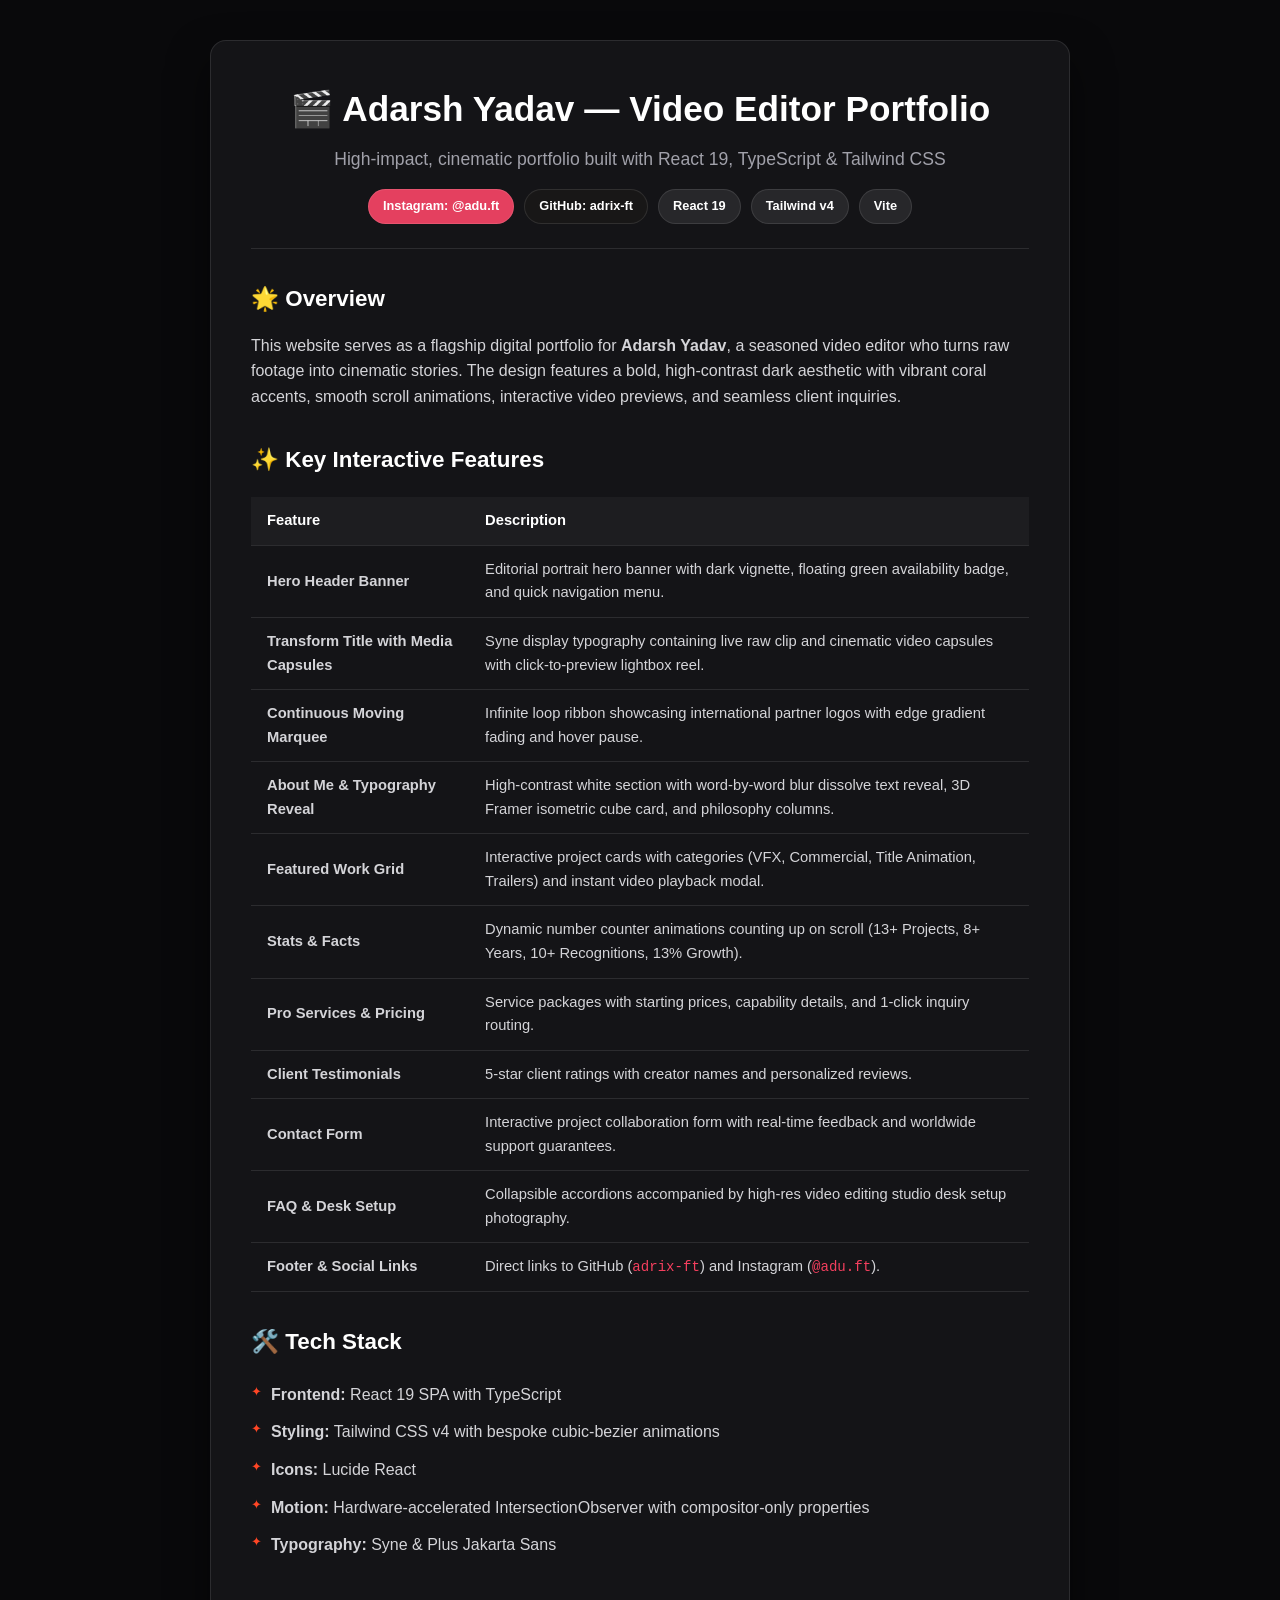
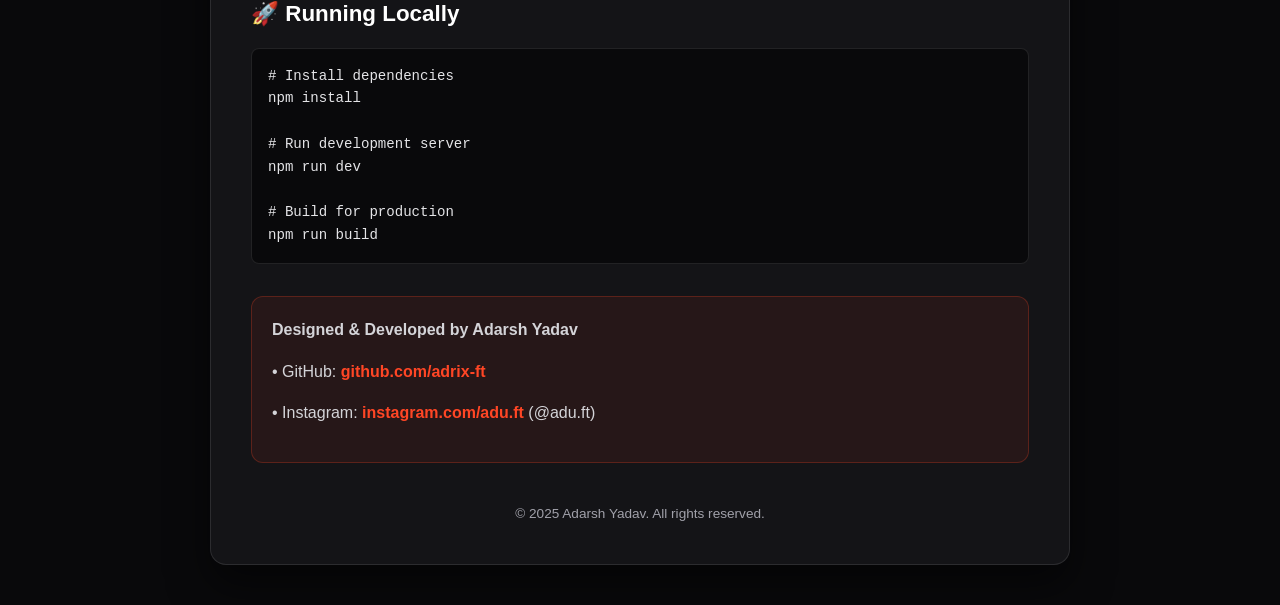
<file: README.html>
<!DOCTYPE html>
<html lang="en">
<head>
  <meta charset="UTF-8" />
  <meta name="viewport" content="width=device-width, initial-scale=1.0" />
  <title>README — Mateo Diaz Video Editor Portfolio</title>
  <style>
    :root {
      --bg: #09090b;
      --card-bg: #141417;
      --border: rgba(255, 255, 255, 0.1);
      --text: #f4f4f5;
      --muted: #a1a1aa;
      --accent: #FF4625;
      --accent-hover: #ff5e40;
    }
    * {
      box-sizing: border-box;
      margin: 0;
      padding: 0;
    }
    body {
      background-color: var(--bg);
      color: var(--text);
      font-family: -apple-system, BlinkMacSystemFont, 'Segoe UI', Roboto, Helvetica, Arial, sans-serif;
      line-height: 1.6;
      padding: 40px 20px;
    }
    .container {
      max-width: 860px;
      margin: 0 auto;
      background: var(--card-bg);
      border: 1px solid var(--border);
      border-radius: 16px;
      padding: 40px;
      box-shadow: 0 20px 40px rgba(0, 0, 0, 0.5);
    }
    .header {
      text-align: center;
      margin-bottom: 32px;
      padding-bottom: 24px;
      border-bottom: 1px solid var(--border);
    }
    h1 {
      font-size: 2.2rem;
      font-weight: 800;
      color: #ffffff;
      margin-bottom: 8px;
    }
    .subtitle {
      color: var(--muted);
      font-size: 1.1rem;
    }
    .badges {
      margin-top: 16px;
      display: flex;
      justify-content: center;
      gap: 10px;
      flex-wrap: wrap;
    }
    .badge {
      display: inline-flex;
      align-items: center;
      padding: 6px 14px;
      border-radius: 9999px;
      font-size: 0.8rem;
      font-weight: 600;
      text-decoration: none;
      color: #ffffff;
      background: #27272a;
      border: 1px solid var(--border);
    }
    .badge.instagram {
      background: #E4405F;
    }
    .badge.github {
      background: #181717;
    }
    h2 {
      font-size: 1.4rem;
      margin: 32px 0 16px;
      color: #ffffff;
      display: flex;
      align-items: center;
      gap: 8px;
    }
    p {
      color: #d4d4d8;
      margin-bottom: 16px;
    }
    table {
      width: 100%;
      border-collapse: collapse;
      margin: 20px 0;
      font-size: 0.92rem;
    }
    th, td {
      padding: 12px 16px;
      text-align: left;
      border-bottom: 1px solid var(--border);
    }
    th {
      background: rgba(255, 255, 255, 0.04);
      color: #ffffff;
      font-weight: 600;
    }
    td {
      color: #d4d4d8;
    }
    ul {
      list-style-type: none;
      padding-left: 0;
      margin: 16px 0;
    }
    li {
      padding: 6px 0 6px 20px;
      position: relative;
      color: #d4d4d8;
    }
    li::before {
      content: '✦';
      position: absolute;
      left: 0;
      color: var(--accent);
      font-size: 0.8rem;
    }
    pre {
      background: #09090b;
      border: 1px solid var(--border);
      padding: 16px;
      border-radius: 8px;
      overflow-x: auto;
      margin: 16px 0;
    }
    code {
      font-family: ui-monospace, SFMono-Regular, Menlo, Monaco, Consolas, monospace;
      font-size: 0.88rem;
      color: #f43f5e;
    }
    pre code {
      color: #e4e4e7;
    }
    .credits {
      margin-top: 32px;
      padding: 20px;
      background: rgba(255, 70, 37, 0.08);
      border: 1px solid rgba(255, 70, 37, 0.25);
      border-radius: 12px;
    }
    .credits a {
      color: var(--accent);
      text-decoration: none;
      font-weight: 600;
    }
    .credits a:hover {
      text-decoration: underline;
    }
    footer {
      text-align: center;
      margin-top: 40px;
      font-size: 0.85rem;
      color: var(--muted);
    }
  </style>
</head>
<body>
  <div class="container">
    <div class="header">
      <h1>🎬 Adarsh Yadav — Video Editor Portfolio</h1>
      <p class="subtitle">High-impact, cinematic portfolio built with React 19, TypeScript & Tailwind CSS</p>
      <div class="badges">
        <a href="https://instagram.com/adu.ft" class="badge instagram" target="_blank">Instagram: @adu.ft</a>
        <a href="https://github.com/adrix-ft" class="badge github" target="_blank">GitHub: adrix-ft</a>
        <span class="badge">React 19</span>
        <span class="badge">Tailwind v4</span>
        <span class="badge">Vite</span>
      </div>
    </div>

    <h2>🌟 Overview</h2>
    <p>
      This website serves as a flagship digital portfolio for <strong>Adarsh Yadav</strong>, a seasoned video editor who turns raw footage into cinematic stories. The design features a bold, high-contrast dark aesthetic with vibrant coral accents, smooth scroll animations, interactive video previews, and seamless client inquiries.
    </p>

    <h2>✨ Key Interactive Features</h2>
    <table>
      <thead>
        <tr>
          <th>Feature</th>
          <th>Description</th>
        </tr>
      </thead>
      <tbody>
        <tr>
          <td><strong>Hero Header Banner</strong></td>
          <td>Editorial portrait hero banner with dark vignette, floating green availability badge, and quick navigation menu.</td>
        </tr>
        <tr>
          <td><strong>Transform Title with Media Capsules</strong></td>
          <td>Syne display typography containing live raw clip and cinematic video capsules with click-to-preview lightbox reel.</td>
        </tr>
        <tr>
          <td><strong>Continuous Moving Marquee</strong></td>
          <td>Infinite loop ribbon showcasing international partner logos with edge gradient fading and hover pause.</td>
        </tr>
        <tr>
          <td><strong>About Me & Typography Reveal</strong></td>
          <td>High-contrast white section with word-by-word blur dissolve text reveal, 3D Framer isometric cube card, and philosophy columns.</td>
        </tr>
        <tr>
          <td><strong>Featured Work Grid</strong></td>
          <td>Interactive project cards with categories (VFX, Commercial, Title Animation, Trailers) and instant video playback modal.</td>
        </tr>
        <tr>
          <td><strong>Stats & Facts</strong></td>
          <td>Dynamic number counter animations counting up on scroll (13+ Projects, 8+ Years, 10+ Recognitions, 13% Growth).</td>
        </tr>
        <tr>
          <td><strong>Pro Services & Pricing</strong></td>
          <td>Service packages with starting prices, capability details, and 1-click inquiry routing.</td>
        </tr>
        <tr>
          <td><strong>Client Testimonials</strong></td>
          <td>5-star client ratings with creator names and personalized reviews.</td>
        </tr>
        <tr>
          <td><strong>Contact Form</strong></td>
          <td>Interactive project collaboration form with real-time feedback and worldwide support guarantees.</td>
        </tr>
        <tr>
          <td><strong>FAQ & Desk Setup</strong></td>
          <td>Collapsible accordions accompanied by high-res video editing studio desk setup photography.</td>
        </tr>
        <tr>
          <td><strong>Footer & Social Links</strong></td>
          <td>Direct links to GitHub (<code>adrix-ft</code>) and Instagram (<code>@adu.ft</code>).</td>
        </tr>
      </tbody>
    </table>

    <h2>🛠️ Tech Stack</h2>
    <ul>
      <li><strong>Frontend:</strong> React 19 SPA with TypeScript</li>
      <li><strong>Styling:</strong> Tailwind CSS v4 with bespoke cubic-bezier animations</li>
      <li><strong>Icons:</strong> Lucide React</li>
      <li><strong>Motion:</strong> Hardware-accelerated IntersectionObserver with compositor-only properties</li>
      <li><strong>Typography:</strong> Syne & Plus Jakarta Sans</li>
    </ul>

    <h2>🚀 Running Locally</h2>
    <pre><code># Install dependencies
npm install

# Run development server
npm run dev

# Build for production
npm run build</code></pre>

    <div class="credits">
      <p><strong>Designed & Developed by Adarsh Yadav</strong></p>
      <p>• GitHub: <a href="https://github.com/adrix-ft" target="_blank">github.com/adrix-ft</a></p>
      <p>• Instagram: <a href="https://instagram.com/adu.ft" target="_blank">instagram.com/adu.ft</a> (@adu.ft)</p>
    </div>

    <footer>
      © 2025 Adarsh Yadav. All rights reserved.
    </footer>
  </div>
</body>
</html>
</file>
